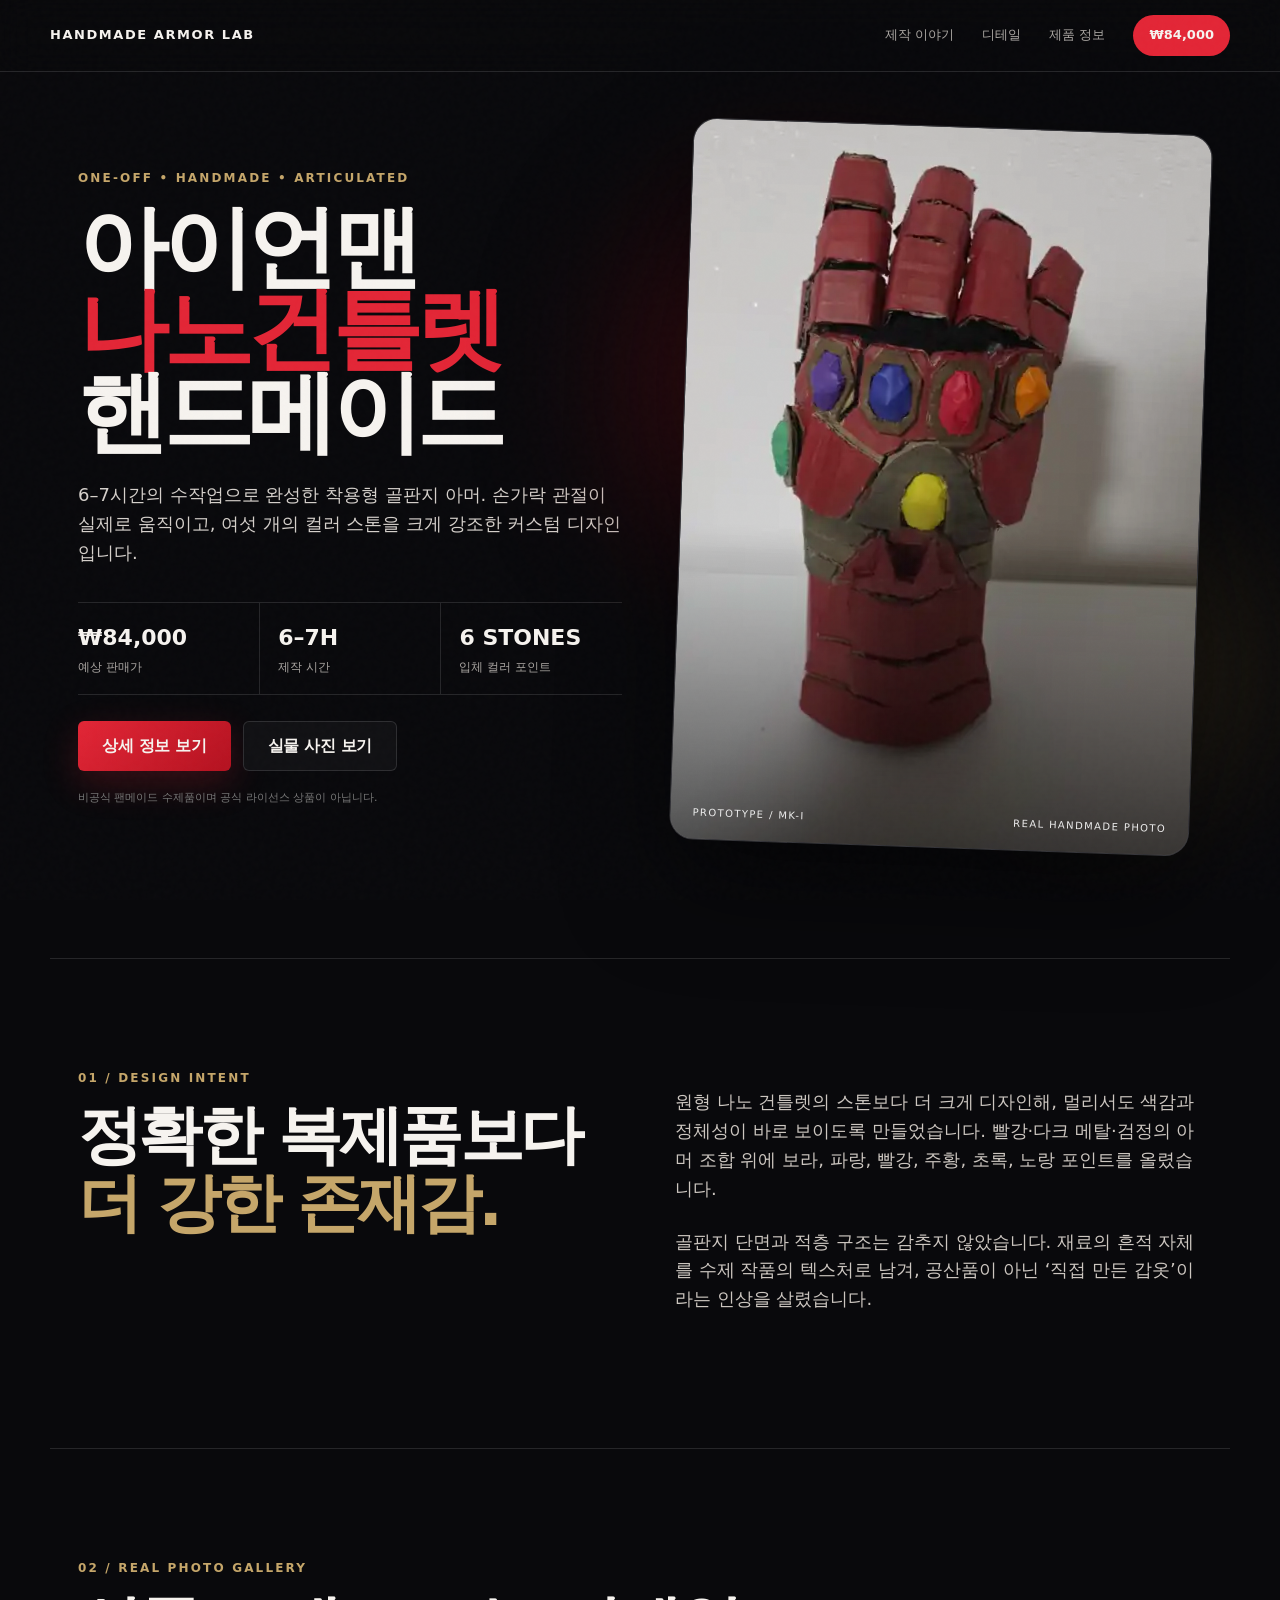
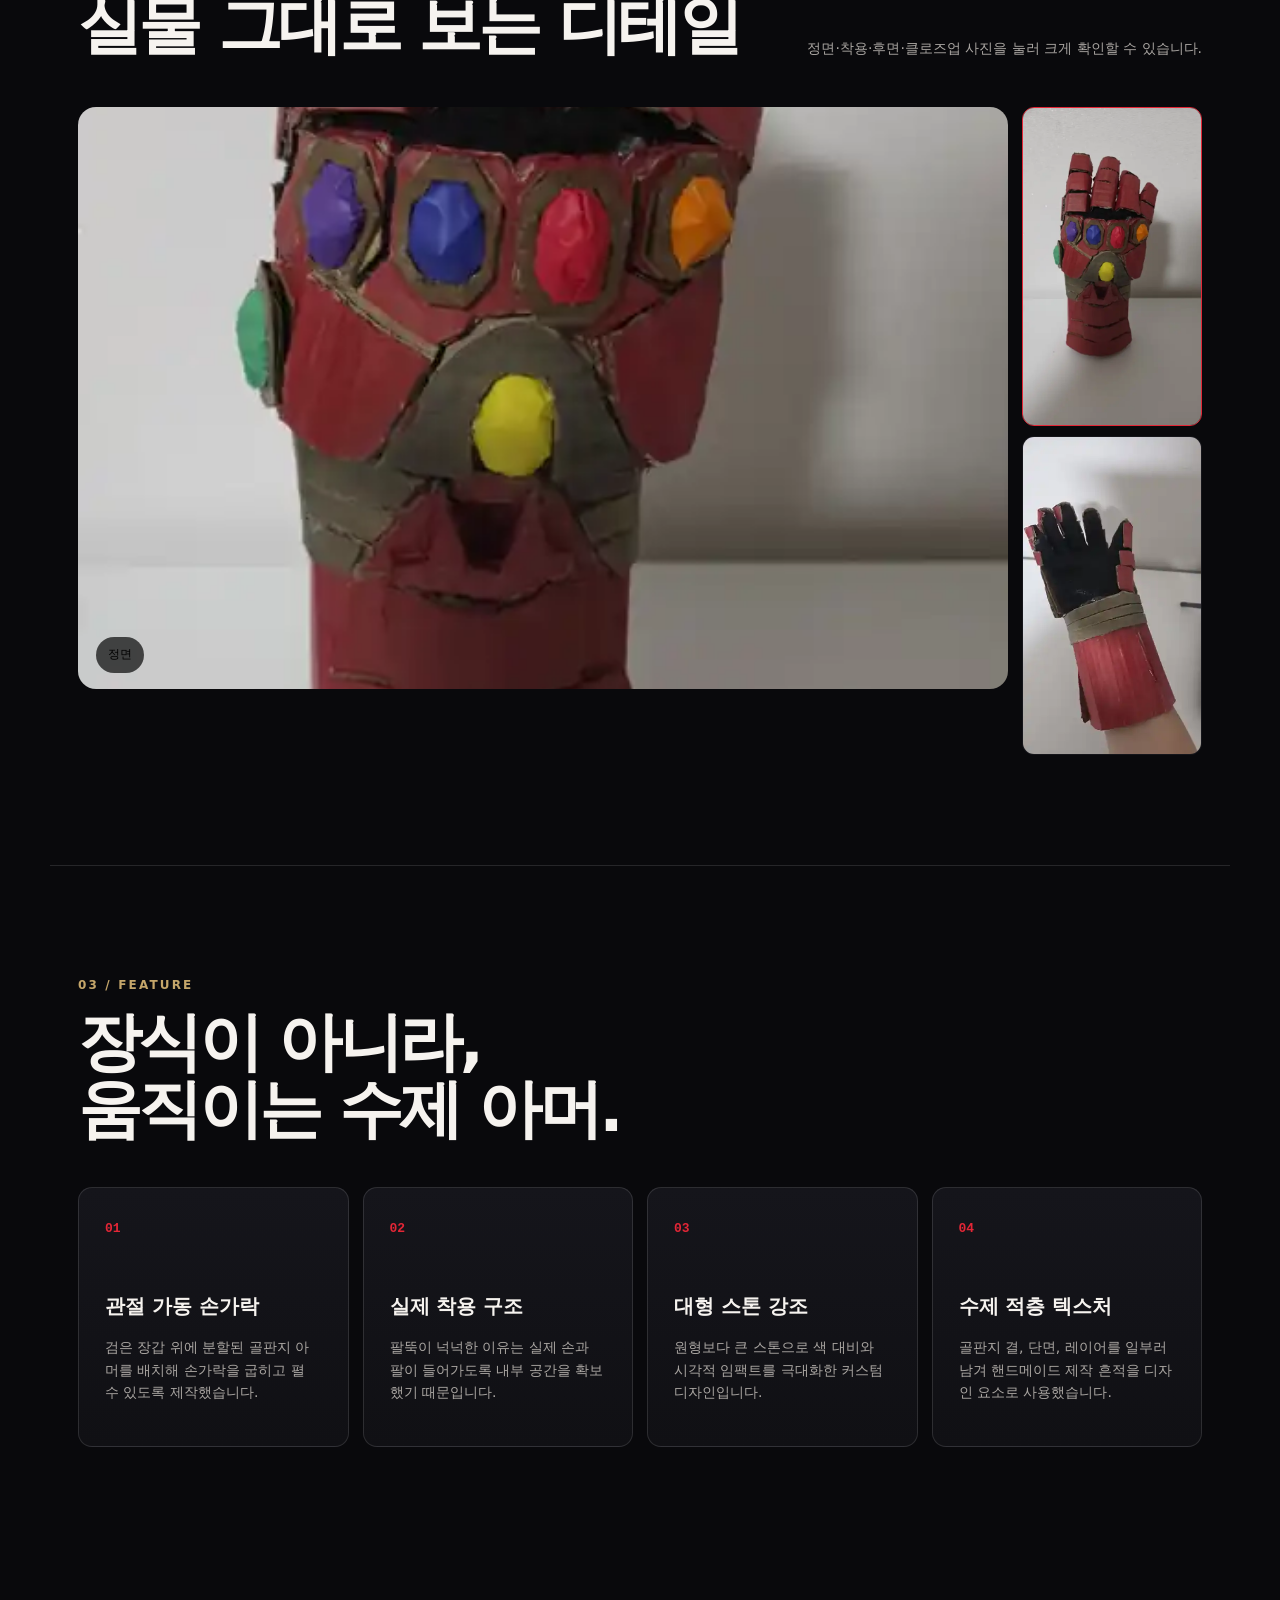
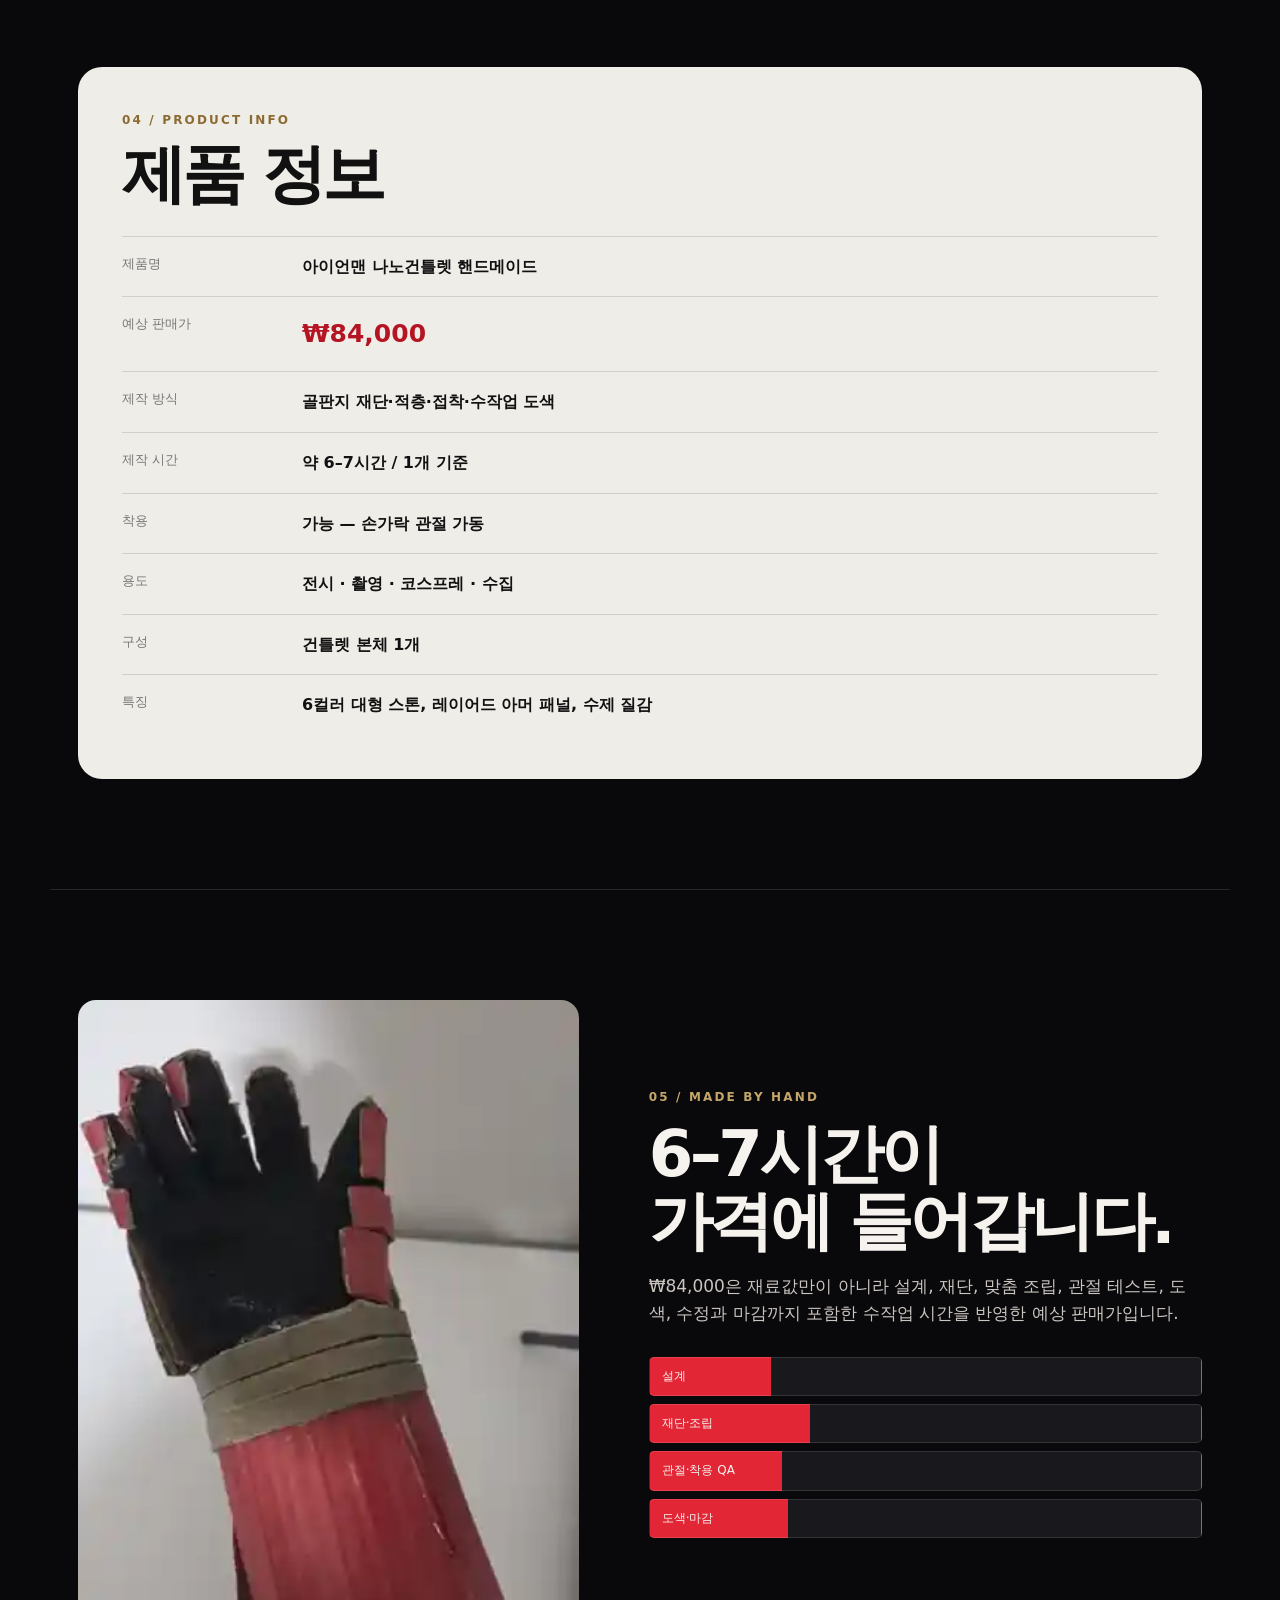
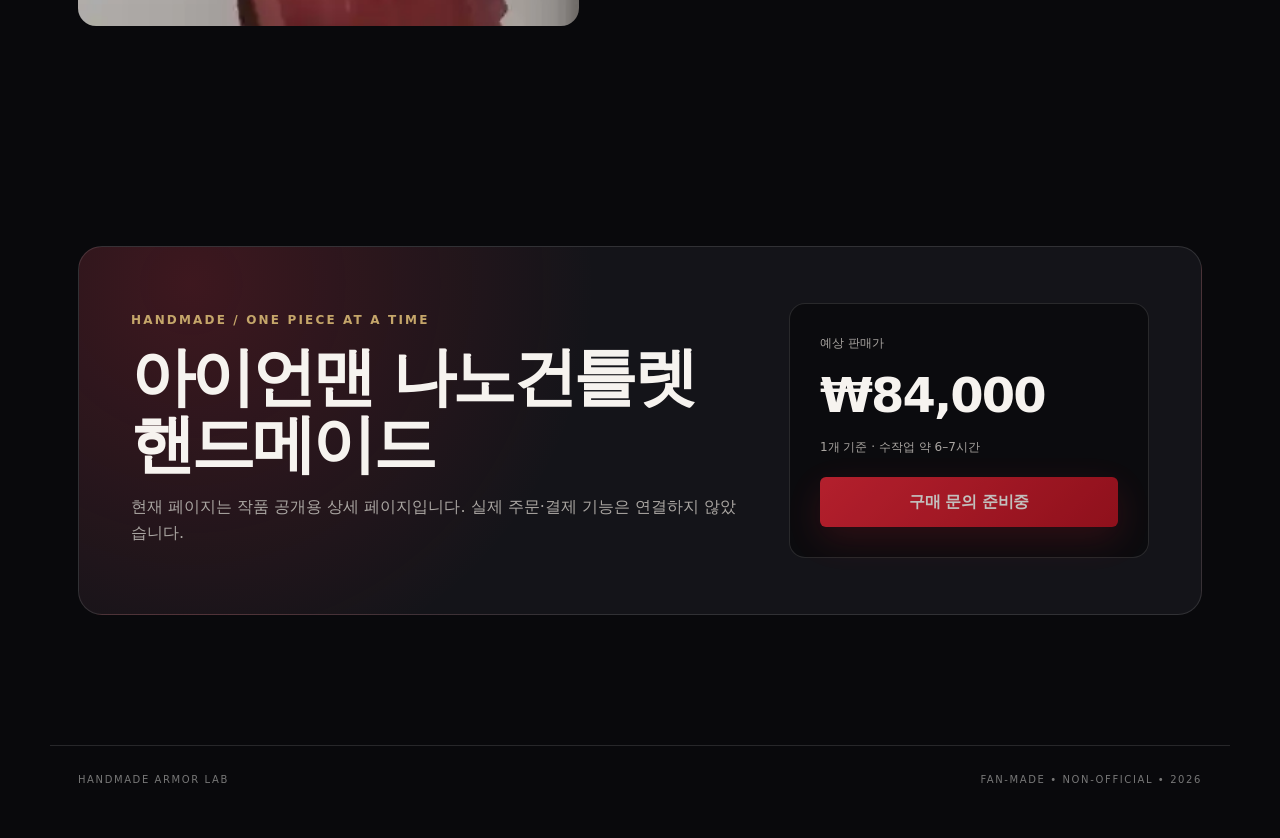
<file: index.html>
<!doctype html>
<html lang="ko">
<head>
  <meta charset="utf-8">
  <meta name="viewport" content="width=device-width,initial-scale=1,viewport-fit=cover">
  <meta name="theme-color" content="#0a0a0d">
  <meta name="description" content="관절 가동과 실제 착용이 가능한 수제 골판지 아이언맨 나노건틀렛 핸드메이드 상세 페이지.">
  <title>아이언맨 나노건틀렛 핸드메이드</title>
  <link rel="stylesheet" href="styles.css">
</head>
<body>
  <div class="noise"></div>
  <header class="topbar">
    <a class="brand" href="#top" aria-label="홈">HANDMADE ARMOR LAB</a>
    <nav><a href="#story">제작 이야기</a><a href="#details">디테일</a><a href="#spec">제품 정보</a></nav>
    <a class="mini-cta" href="#order">₩84,000</a>
  </header>
  <main id="top">
    <section class="hero section">
      <div class="hero-copy">
        <p class="eyebrow">ONE-OFF • HANDMADE • ARTICULATED</p>
        <h1>아이언맨<br><span>나노건틀렛</span><br>핸드메이드</h1>
        <p class="lead">6–7시간의 수작업으로 완성한 착용형 골판지 아머. 손가락 관절이 실제로 움직이고, 여섯 개의 컬러 스톤을 크게 강조한 커스텀 디자인입니다.</p>
        <div class="hero-meta">
          <div><b>₩84,000</b><span>예상 판매가</span></div>
          <div><b>6–7H</b><span>제작 시간</span></div>
          <div><b>6 STONES</b><span>입체 컬러 포인트</span></div>
        </div>
        <div class="hero-actions">
          <a class="btn primary" href="#order">상세 정보 보기</a>
          <a class="btn ghost" href="#gallery">실물 사진 보기</a>
        </div>
        <p class="legal">비공식 팬메이드 수제품이며 공식 라이선스 상품이 아닙니다.</p>
      </div>
      <div class="hero-visual">
        <div class="glow glow-red"></div><div class="glow glow-gold"></div>
        <figure class="hero-card"><img id="heroImage" alt="아이언맨 나노건틀렛 핸드메이드 정면"><figcaption><span>PROTOTYPE / MK-I</span><span>REAL HANDMADE PHOTO</span></figcaption></figure>
      </div>
    </section>

    <section id="story" class="story section">
      <div class="section-kicker">01 / DESIGN INTENT</div>
      <div class="story-grid">
        <h2>정확한 복제품보다<br><span>더 강한 존재감.</span></h2>
        <div class="story-copy">
          <p>원형 나노 건틀렛의 스톤보다 더 크게 디자인해, 멀리서도 색감과 정체성이 바로 보이도록 만들었습니다. 빨강·다크 메탈·검정의 아머 조합 위에 보라, 파랑, 빨강, 주황, 초록, 노랑 포인트를 올렸습니다.</p>
          <p>골판지 단면과 적층 구조는 감추지 않았습니다. 재료의 흔적 자체를 수제 작품의 텍스처로 남겨, 공산품이 아닌 ‘직접 만든 갑옷’이라는 인상을 살렸습니다.</p>
        </div>
      </div>
    </section>

    <section id="gallery" class="gallery section">
      <div class="section-head">
        <div><div class="section-kicker">02 / REAL PHOTO GALLERY</div><h2>실물 그대로 보는 디테일</h2></div>
        <p>정면·착용·후면·클로즈업 사진을 눌러 크게 확인할 수 있습니다.</p>
      </div>
      <div class="gallery-layout">
        <button class="main-shot" aria-label="큰 사진 보기"><img id="galleryMain" alt="건틀렛 큰 사진"><span id="galleryLabel">정면</span></button>
        <div class="thumbs" id="thumbs"></div>
      </div>
    </section>

    <section id="details" class="features section">
      <div class="section-kicker">03 / FEATURE</div>
      <h2>장식이 아니라,<br>움직이는 수제 아머.</h2>
      <div class="feature-grid">
        <article><span class="num">01</span><h3>관절 가동 손가락</h3><p>검은 장갑 위에 분할된 골판지 아머를 배치해 손가락을 굽히고 펼 수 있도록 제작했습니다.</p></article>
        <article><span class="num">02</span><h3>실제 착용 구조</h3><p>팔뚝이 넉넉한 이유는 실제 손과 팔이 들어가도록 내부 공간을 확보했기 때문입니다.</p></article>
        <article><span class="num">03</span><h3>대형 스톤 강조</h3><p>원형보다 큰 스톤으로 색 대비와 시각적 임팩트를 극대화한 커스텀 디자인입니다.</p></article>
        <article><span class="num">04</span><h3>수제 적층 텍스처</h3><p>골판지 결, 단면, 레이어를 일부러 남겨 핸드메이드 제작 흔적을 디자인 요소로 사용했습니다.</p></article>
      </div>
    </section>

    <section id="spec" class="spec section">
      <div class="spec-card">
        <div><div class="section-kicker">04 / PRODUCT INFO</div><h2>제품 정보</h2></div>
        <dl>
          <div><dt>제품명</dt><dd>아이언맨 나노건틀렛 핸드메이드</dd></div>
          <div><dt>예상 판매가</dt><dd><strong>₩84,000</strong></dd></div>
          <div><dt>제작 방식</dt><dd>골판지 재단·적층·접착·수작업 도색</dd></div>
          <div><dt>제작 시간</dt><dd>약 6–7시간 / 1개 기준</dd></div>
          <div><dt>착용</dt><dd>가능 — 손가락 관절 가동</dd></div>
          <div><dt>용도</dt><dd>전시 · 촬영 · 코스프레 · 수집</dd></div>
          <div><dt>구성</dt><dd>건틀렛 본체 1개</dd></div>
          <div><dt>특징</dt><dd>6컬러 대형 스톤, 레이어드 아머 패널, 수제 질감</dd></div>
        </dl>
      </div>
    </section>

    <section class="craft section">
      <div class="craft-photo"><img id="detailImage" alt="나노건틀렛 스톤과 패널 클로즈업"></div>
      <div class="craft-copy">
        <div class="section-kicker">05 / MADE BY HAND</div>
        <h2>6–7시간이<br>가격에 들어갑니다.</h2>
        <p>₩84,000은 재료값만이 아니라 설계, 재단, 맞춤 조립, 관절 테스트, 도색, 수정과 마감까지 포함한 수작업 시간을 반영한 예상 판매가입니다.</p>
        <div class="timebar"><span style="--w:22%">설계</span><span style="--w:29%">재단·조립</span><span style="--w:24%">관절·착용 QA</span><span style="--w:25%">도색·마감</span></div>
      </div>
    </section>

    <section id="order" class="order section">
      <div class="order-panel">
        <div><p class="eyebrow">HANDMADE / ONE PIECE AT A TIME</p><h2>아이언맨 나노건틀렛<br>핸드메이드</h2><p class="order-note">현재 페이지는 작품 공개용 상세 페이지입니다. 실제 주문·결제 기능은 연결하지 않았습니다.</p></div>
        <div class="pricebox"><span>예상 판매가</span><strong>₩84,000</strong><small>1개 기준 · 수작업 약 6–7시간</small><a class="btn primary disabled" href="#top" aria-disabled="true">구매 문의 준비중</a></div>
      </div>
    </section>
  </main>
  <footer><div>HANDMADE ARMOR LAB</div><div>FAN-MADE • NON-OFFICIAL • 2026</div></footer>
  <div class="lightbox" id="lightbox" aria-hidden="true"><button class="close" aria-label="닫기">×</button><img id="lightboxImage" alt="확대 사진"><div id="lightboxCaption"></div></div>
  <script src="img1.js"></script><script src="img2.js"></script><script src="img3.js"></script><script src="img4.js"></script><script src="img5.js"></script><script src="app.js"></script>
</body></html>
</file>
<file: styles.css>
:root{
  --bg:#09090c;--panel:#111116;--panel2:#17171d;--text:#f6f3ef;--muted:#aaa6a2;
  --red:#e32636;--red2:#991823;--gold:#c5a66a;--line:rgba(255,255,255,.12);--max:1180px;
}
*{box-sizing:border-box}html{scroll-behavior:smooth}body{margin:0;background:var(--bg);color:var(--text);font-family:Inter,system-ui,-apple-system,"Noto Sans KR","Apple SD Gothic Neo",sans-serif;line-height:1.6;overflow-x:hidden}
a{color:inherit;text-decoration:none}button{font:inherit}.noise{position:fixed;inset:0;pointer-events:none;opacity:.03;z-index:99;background-image:url("data:image/svg+xml,%3Csvg viewBox='0 0 180 180' xmlns='http://www.w3.org/2000/svg'%3E%3Cfilter id='n'%3E%3CfeTurbulence type='fractalNoise' baseFrequency='.9' numOctaves='4' stitchTiles='stitch'/%3E%3C/filter%3E%3Crect width='100%25' height='100%25' filter='url(%23n)' opacity='.6'/%3E%3C/svg%3E")}
.topbar{position:sticky;top:0;z-index:50;height:72px;padding:0 max(20px,calc((100vw - var(--max))/2));display:flex;align-items:center;gap:28px;background:rgba(9,9,12,.78);backdrop-filter:blur(18px);border-bottom:1px solid var(--line)}
.brand{font-weight:900;letter-spacing:.12em;font-size:13px}.topbar nav{margin-left:auto;display:flex;gap:28px}.topbar nav a{font-size:13px;color:var(--muted)}.mini-cta{background:var(--red);padding:10px 16px;border-radius:999px;font-weight:800;font-size:13px}
.section{max-width:var(--max);margin:auto;padding:110px 28px}.hero{min-height:calc(100vh - 72px);display:grid;grid-template-columns:1.02fr .98fr;align-items:center;gap:58px;padding-top:54px}.eyebrow,.section-kicker{font-size:12px;letter-spacing:.18em;font-weight:800;color:var(--gold);text-transform:uppercase}.hero h1{font-size:clamp(54px,7vw,98px);line-height:.92;letter-spacing:-.06em;margin:18px 0 28px}.hero h1 span{color:var(--red)}.lead{max-width:640px;color:#d5d0cb;font-size:18px}.hero-meta{display:grid;grid-template-columns:repeat(3,1fr);border-block:1px solid var(--line);margin:34px 0 26px}.hero-meta div{padding:17px 14px 17px 0}.hero-meta div+div{padding-left:18px;border-left:1px solid var(--line)}.hero-meta b{display:block;font-size:22px}.hero-meta span{display:block;color:var(--muted);font-size:12px;margin-top:3px}.hero-actions{display:flex;gap:12px;flex-wrap:wrap}.btn{display:inline-flex;align-items:center;justify-content:center;min-height:50px;padding:0 24px;border-radius:6px;font-weight:850;letter-spacing:-.02em}.btn.primary{background:linear-gradient(135deg,var(--red),#b41220);box-shadow:0 12px 36px rgba(227,38,54,.22)}.btn.ghost{border:1px solid var(--line);background:#111114}.legal{color:#777;font-size:11px;margin-top:18px}
.hero-visual{position:relative;min-height:650px;display:flex;align-items:center;justify-content:center}.hero-card{position:relative;margin:0;width:min(100%,520px);aspect-ratio:.72;background:#15151a;border:1px solid rgba(255,255,255,.14);border-radius:24px;overflow:hidden;box-shadow:0 40px 100px rgba(0,0,0,.5);transform:rotate(2deg)}.hero-card img{width:100%;height:100%;object-fit:cover;display:block}.hero-card:after{content:"";position:absolute;inset:0;background:linear-gradient(180deg,transparent 56%,rgba(0,0,0,.58));pointer-events:none}.hero-card figcaption{position:absolute;z-index:2;left:22px;right:22px;bottom:18px;display:flex;justify-content:space-between;font-size:10px;letter-spacing:.14em;color:#eee}.glow{position:absolute;border-radius:50%;filter:blur(90px);opacity:.55}.glow-red{width:330px;height:330px;background:#7a1019;left:-30px;top:90px}.glow-gold{width:200px;height:200px;background:#5d4b22;right:-30px;bottom:80px}
.story{border-top:1px solid var(--line)}.story-grid{display:grid;grid-template-columns:1fr 1fr;gap:70px;align-items:start}.story h2,.features>h2,.spec h2,.craft h2,.section-head h2,.order h2{font-size:clamp(38px,5vw,66px);letter-spacing:-.055em;line-height:1.05;margin:14px 0}.story h2 span{color:var(--gold)}.story-copy p{font-size:18px;color:#ccc6c0;margin:0 0 24px}
.section-head{display:flex;align-items:end;justify-content:space-between;gap:50px;margin-bottom:34px}.section-head p{max-width:430px;color:var(--muted);font-size:14px}.gallery{border-top:1px solid var(--line)}.gallery-layout{display:grid;grid-template-columns:1fr 180px;gap:14px}.main-shot{position:relative;padding:0;border:0;border-radius:18px;overflow:hidden;background:#15151a;cursor:zoom-in;aspect-ratio:16/10}.main-shot img{width:100%;height:100%;object-fit:cover}.main-shot span{position:absolute;left:18px;bottom:16px;background:rgba(0,0,0,.68);padding:8px 12px;border-radius:999px;font-size:12px}.thumbs{display:grid;gap:10px}.thumb{border:1px solid transparent;background:#15151a;border-radius:12px;overflow:hidden;padding:0;cursor:pointer;min-height:0}.thumb.active{border-color:var(--red)}.thumb img{width:100%;height:100%;object-fit:cover;display:block}
.features{border-top:1px solid var(--line)}.feature-grid{display:grid;grid-template-columns:repeat(4,1fr);gap:14px;margin-top:44px}.feature-grid article{min-height:260px;background:linear-gradient(180deg,#15151b,#101014);border:1px solid var(--line);padding:26px;border-radius:14px}.feature-grid .num{font-family:monospace;color:var(--red);font-weight:900}.feature-grid h3{font-size:20px;margin:50px 0 12px}.feature-grid p{font-size:14px;color:var(--muted)}
.spec-card{background:#efede8;color:#111;border-radius:24px;padding:44px}.spec-card .section-kicker{color:#8c6b32}.spec-card h2{margin-top:10px}.spec dl{margin:28px 0 0}.spec dl div{display:grid;grid-template-columns:180px 1fr;padding:17px 0;border-top:1px solid rgba(0,0,0,.12)}.spec dt{color:#777;font-size:13px}.spec dd{margin:0;font-weight:700}.spec dd strong{font-size:25px;color:#b51522}
.craft{display:grid;grid-template-columns:.95fr 1.05fr;gap:70px;align-items:center;border-top:1px solid var(--line)}.craft-photo{border-radius:18px;overflow:hidden;aspect-ratio:4/5;background:#111}.craft-photo img{width:100%;height:100%;object-fit:cover}.craft-copy p{color:#cbc5c0;font-size:17px}.timebar{display:grid;gap:8px;margin-top:30px}.timebar span{display:block;background:linear-gradient(90deg,var(--red) var(--w),#18181d var(--w));border:1px solid var(--line);padding:9px 12px;border-radius:5px;font-size:12px}
.order{padding-bottom:130px}.order-panel{background:radial-gradient(circle at 10% 10%,rgba(227,38,54,.20),transparent 38%),#141419;border:1px solid var(--line);border-radius:24px;padding:52px;display:grid;grid-template-columns:1fr 360px;gap:50px;align-items:center}.order h2{margin-bottom:16px}.order-note{color:var(--muted);max-width:620px}.pricebox{padding:30px;background:#0b0b0e;border-radius:16px;border:1px solid var(--line)}.pricebox>span,.pricebox small{display:block;color:var(--muted);font-size:12px}.pricebox strong{display:block;font-size:48px;letter-spacing:-.04em;margin:4px 0}.pricebox .btn{width:100%;margin-top:20px}.disabled{opacity:.78;cursor:default}
footer{max-width:var(--max);margin:auto;padding:26px 28px 50px;border-top:1px solid var(--line);display:flex;justify-content:space-between;color:#777;font-size:10px;letter-spacing:.16em}
.lightbox{position:fixed;inset:0;background:rgba(0,0,0,.92);z-index:100;display:none;align-items:center;justify-content:center;padding:30px}.lightbox.open{display:flex}.lightbox img{max-width:min(900px,92vw);max-height:82vh;border-radius:14px}.close{position:absolute;right:24px;top:18px;border:0;color:white;background:transparent;font-size:40px;cursor:pointer}.lightbox div{position:absolute;bottom:26px;font-size:13px;color:#ddd}
@media(max-width:880px){.topbar nav{display:none}.hero{grid-template-columns:1fr;padding-top:56px}.hero-visual{min-height:520px}.hero-card{max-width:470px}.story-grid,.craft,.order-panel{grid-template-columns:1fr}.feature-grid{grid-template-columns:1fr 1fr}.gallery-layout{grid-template-columns:1fr}.thumbs{grid-template-columns:repeat(5,1fr)}.thumb{aspect-ratio:1}.section{padding:82px 20px}.spec-card{padding:28px}.order-panel{padding:28px}.pricebox{max-width:420px}}
@media(max-width:560px){.topbar{height:62px}.mini-cta{padding:8px 12px}.hero{min-height:auto}.hero h1{font-size:52px}.lead{font-size:16px}.hero-meta{grid-template-columns:1fr}.hero-meta div+div{border-left:0;border-top:1px solid var(--line);padding-left:0}.hero-visual{min-height:470px}.hero-card{height:470px;width:100%;aspect-ratio:auto}.section-head{display:block}.feature-grid{grid-template-columns:1fr}.feature-grid article{min-height:220px}.spec dl div{grid-template-columns:1fr;gap:6px}.gallery-layout{gap:9px}.thumbs{gap:6px}.pricebox strong{font-size:42px}footer{display:block}footer div+div{margin-top:8px}}
</file>
